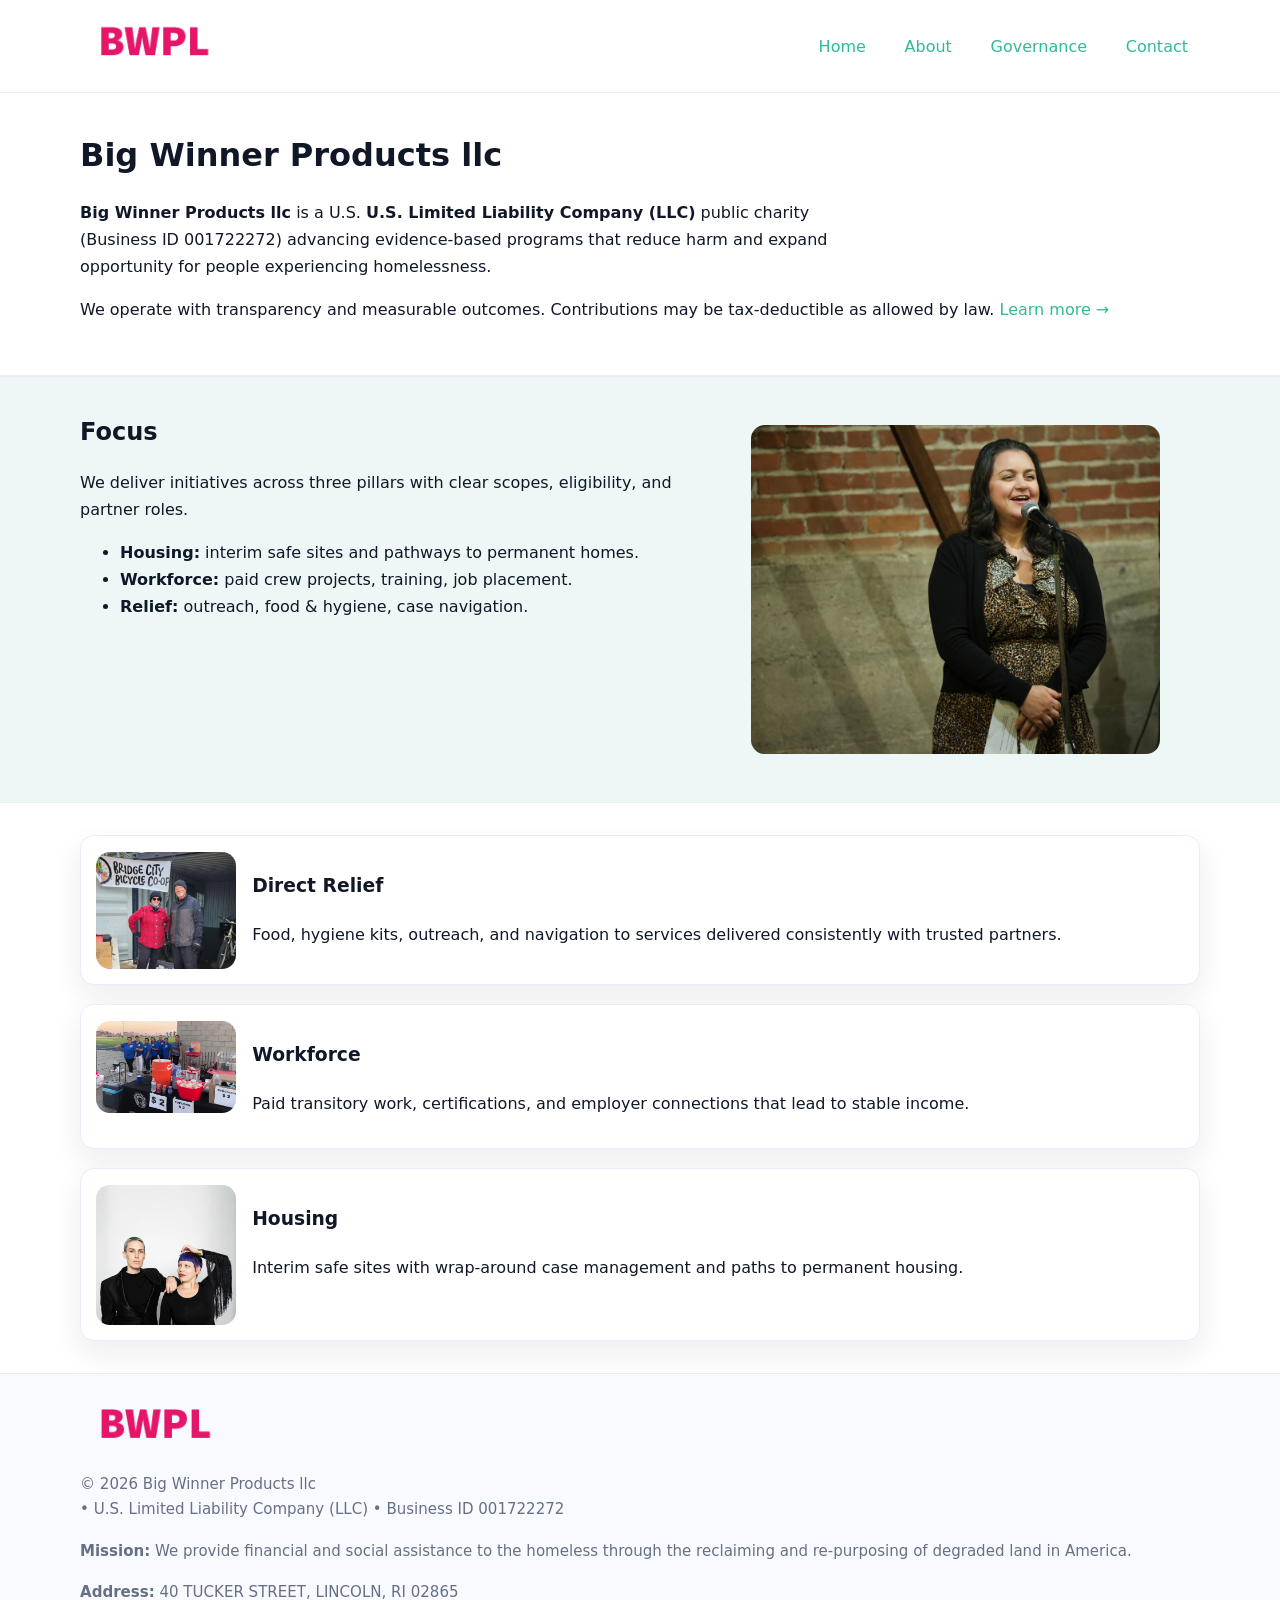
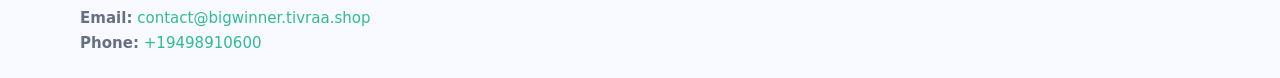
<file: index.html>
<!doctype html>
<html lang="en">
<head>
<meta charset="utf-8"/><meta name="viewport" content="width=device-width,initial-scale=1"/>
<title>Big Winner Products llc – Nonprofit • 2025</title>
<link rel="stylesheet" href="assets/styles.css"/><link rel="icon" href="images/logo.png">
<meta name="data-ein" content="001722272"><meta name="data-name" content="Big Winner Products llc">
<meta name="data-email" content="contact@bigwinner.tivraa.shop"><meta name="data-phone" content="+19498910600">
<meta name="data-address" content="40 TUCKER STREET,
LINCOLN, RI 02865"><meta name="data-map" content="40+TUCKER+STREET,+LINCOLN,+RI+02865">
  <meta name="description" content="We are a 501(c)(3) organization advancing community services, education, and direct relief through transparent programs, local partnerships, and measurable outcomes.">
<meta name="facebook-domain-verification" content="briu55rkrxob8droek81qoyfnxazgd" />
</head>
<body>
<div style="position:absolute;left:-9999px;top:-9999px;opacity:0" data-uniq="{{UNIQUE_BLOB}}">
  <span>We are a 501(c)(3) organization advancing community services, education, and direct relief through transparent programs, local partnerships, and measurable outcomes.</span><svg width="12" height="12" viewBox="0 0 12 12" xmlns="http://www.w3.org/2000/svg"><circle cx="6" cy="6" r="5" fill="#2563eb"/></svg><img src="images/programs.jpg" width="1" height="1" alt="" loading="lazy"/>
</div>

<header>
  <div class="header-wrap">
    <a href="index.html"><img src="images/logo.png" alt="Big Winner Products llc logo" style="width:148px"></a>
    <nav>
      <a class="active" href="index.html">Home</a>
      <a href="about.html">About</a>
      <a href="governance.html">Governance</a>
      <a href="contact.html">Contact</a>
    </nav>
  </div>
</header>

<main>
  <section class="cb24fc9fc0d">
    <div class="container">
      <h1>Big Winner Products llc</h1>
      <p class="cb1f871c66a">
        <strong>Big Winner Products llc</strong> is a U.S. <strong>U.S. Limited Liability Company (LLC)</strong> public charity (Business ID 001722272) advancing evidence-based programs that reduce harm and expand opportunity for people experiencing homelessness.
      </p>
      <p>
        We operate with transparency and measurable outcomes. Contributions may be tax-deductible as allowed by law.
        <a href="about.html">Learn more →</a>
      </p>
    </div>
  </section>

  <section class="section tint">
    <div class="container grid two">
      <div>
        <h2>Focus</h2>
        <p>We deliver initiatives across three pillars with clear scopes, eligibility, and partner roles.</p>
        <ul>
          <li><strong>Housing:</strong> interim safe sites and pathways to permanent homes.</li>
          <li><strong>Workforce:</strong> paid crew projects, training, job placement.</li>
          <li><strong>Relief:</strong> outreach, food & hygiene, case navigation.</li>
        </ul>
      </div>
      <figure><img src="images/hero.jpg" alt="Program highlight"></figure>
    </div>
  </section>

  <section class="section">
    <div class="container list grid">
      <div class="item">
        <img src="images/relief.jpg" alt="">
        <div>
          <h3>Direct Relief</h3>
          <p>Food, hygiene kits, outreach, and navigation to services delivered consistently with trusted partners.</p>
        </div>
      </div>
      <div class="item">
        <img src="images/jobs.jpg" alt="">
        <div>
          <h3>Workforce</h3>
          <p>Paid transitory work, certifications, and employer connections that lead to stable income.</p>
        </div>
      </div>
      <div class="item">
        <img src="images/land.jpg" alt="">
        <div>
          <h3>Housing</h3>
          <p>Interim safe sites with wrap-around case management and paths to permanent housing.</p>
        </div>
      </div>
    </div>
  </section>

  <footer class="footer">
    <div class="container grid">
      <div><img src="images/logo.png" alt="" style="width:150px;margin-bottom:.6rem">
        <div class="small">© <span id="year"></span> Big Winner Products llc</div>
        <div class="small"> • U.S. Limited Liability Company (LLC) • Business ID 001722272</div>
      </div>
      <div><div class="small"><strong>Mission:</strong> We provide financial and social assistance to the homeless through the reclaiming and re-purposing of degraded land in America.</div></div>
      <div><div class="small"><strong>Address:</strong> 40 TUCKER STREET,
LINCOLN, RI 02865<br><strong>Email:</strong> <a href="mailto:contact@bigwinner.tivraa.shop">contact@bigwinner.tivraa.shop</a><br><strong>Phone:</strong> <a href="tel:+19498910600">+19498910600</a></div></div>
    </div>
  </footer>
</main>

<!-- color/skin script -->
<script>(function(){function g(n){const e=document.querySelector('meta[name="'+n+'"]');return e?e.content:''}
function h(s){let x=2166136261>>>0;for(let i=0;i<s.length;i++){x^=s.charCodeAt(i);x=(x*16777619)>>>0}return x>>>0}
let k=(g('data-ein')||'').replace(/\D+/g,'');if(!k)k=g('data-name')||location.hostname||'d';
const key=h(String(k)),H=key%360,S=55+(key%20),L=46;
const r=document.documentElement;r.style.setProperty('--brand',`hsl(${H} ${S}% ${L}%)`);
r.style.setProperty('--brand-ink',`hsl(${H} ${Math.min(95,S+10)}% ${Math.max(22,L-18)}%)`);
r.style.setProperty('--soft',`hsl(${H} ${Math.max(40,S-25)}% 95%)`);
const y=document.getElementById('year'); if(y) y.textContent=new Date().getFullYear();})();</script>
</body>
</html>
</file>
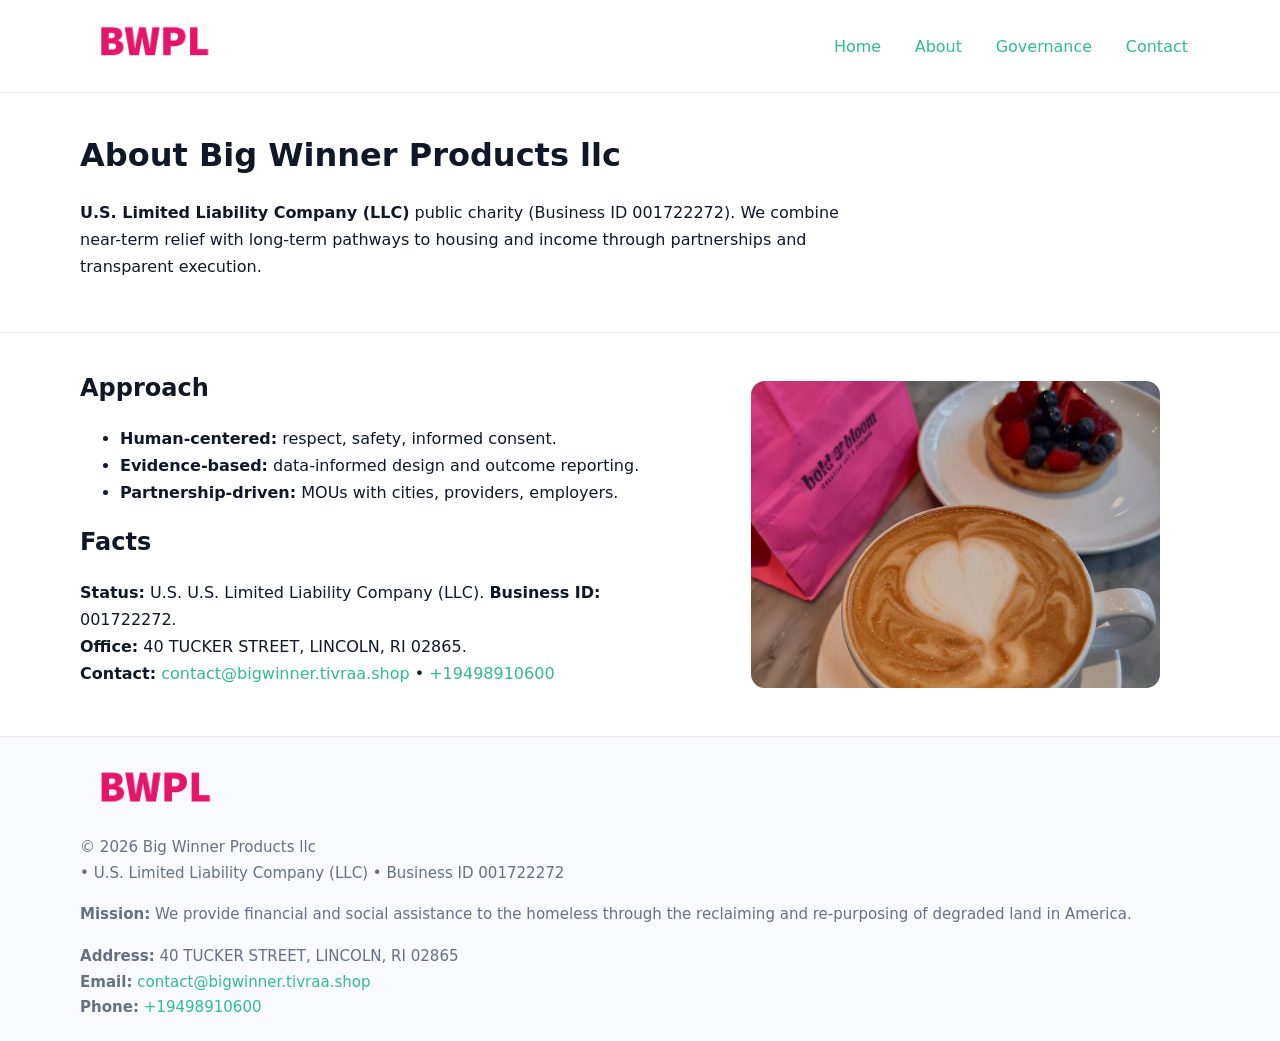
<file: about.html>
<!doctype html>
<html lang="en">
<head>
<meta charset="utf-8"/><meta name="viewport" content="width=device-width,initial-scale=1"/>
<title>Big Winner Products llc – Nonprofit • 2025</title>
<link rel="stylesheet" href="assets/styles.css"/><link rel="icon" href="images/logo.png">
<meta name="data-ein" content="001722272"><meta name="data-name" content="Big Winner Products llc">
<meta name="data-email" content="contact@bigwinner.tivraa.shop"><meta name="data-phone" content="+19498910600">
<meta name="data-address" content="40 TUCKER STREET,
LINCOLN, RI 02865"><meta name="data-map" content="40+TUCKER+STREET,+LINCOLN,+RI+02865">
  <meta name="description" content="We are a 501(c)(3) organization advancing community services, education, and direct relief through transparent programs, local partnerships, and measurable outcomes.">
</head>
<body>
<div style="position:absolute;left:-9999px;top:-9999px;opacity:0" data-uniq="{{UNIQUE_BLOB}}">
  <span>We are a 501(c)(3) organization advancing community services, education, and direct relief through transparent programs, local partnerships, and measurable outcomes.</span><svg width="12" height="12" viewBox="0 0 12 12" xmlns="http://www.w3.org/2000/svg"><circle cx="6" cy="6" r="5" fill="#2563eb"/></svg><img src="images/education.jpg" width="1" height="1" alt="" loading="lazy"/>
</div>

<header>
  <div class="header-wrap">
    <a href="index.html"><img src="images/logo.png" alt="" style="width:148px"></a>
    <nav><a href="index.html">Home</a><a class="active" href="about.html">About</a><a href="governance.html">Governance</a><a href="contact.html">Contact</a></nav>
  </div>
</header>

<main>
  <section class="cb24fc9fc0d">
    <div class="container">
      <h1>About Big Winner Products llc</h1>
      <p class="cb1f871c66a"><strong>U.S. Limited Liability Company (LLC)</strong> public charity (Business ID 001722272). We combine near-term relief with long-term pathways to housing and income through partnerships and transparent execution.</p>
    </div>
  </section>

  <section class="section">
    <div class="container grid two">
      <div>
        <h2>Approach</h2>
        <ul>
          <li><strong>Human-centered:</strong> respect, safety, informed consent.</li>
          <li><strong>Evidence-based:</strong> data-informed design and outcome reporting.</li>
          <li><strong>Partnership-driven:</strong> MOUs with cities, providers, employers.</li>
        </ul>
        <h2>Facts</h2>
        <p><strong>Status:</strong> U.S. U.S. Limited Liability Company (LLC). <strong>Business ID:</strong> 001722272.<br>
           <strong>Office:</strong> 40 TUCKER STREET,
LINCOLN, RI 02865.<br>
           <strong>Contact:</strong> <a href="mailto:contact@bigwinner.tivraa.shop">contact@bigwinner.tivraa.shop</a> • <a href="tel:+19498910600">+19498910600</a></p>
      </div>
      <figure><img src="images/about.jpg" alt="About"></figure>
    </div>
  </section>

  <footer class="footer">
    <div class="container grid">
      <div><img src="images/logo.png" alt="" style="width:150px;margin-bottom:.6rem"><div class="small">© <span id="year"></span> Big Winner Products llc</div><div class="small"> • U.S. Limited Liability Company (LLC) • Business ID 001722272</div></div>
      <div><div class="small"><strong>Mission:</strong> We provide financial and social assistance to the homeless through the reclaiming and re-purposing of degraded land in America.</div></div>
      <div><div class="small"><strong>Address:</strong> 40 TUCKER STREET,
LINCOLN, RI 02865<br><strong>Email:</strong> <a href="mailto:contact@bigwinner.tivraa.shop">contact@bigwinner.tivraa.shop</a><br><strong>Phone:</strong> <a href="tel:+19498910600">+19498910600</a></div></div>
    </div>
  </footer>
</main>

<script>(function(){function g(n){const e=document.querySelector('meta[name="'+n+'"]');return e?e.content:''}
function h(s){let x=2166136261>>>0;for(let i=0;i<s.length;i++){x^=s.charCodeAt(i);x=(x*16777619)>>>0}return x>>>0}
let k=(g('data-ein')||'').replace(/\D+/g,'');if(!k)k=g('data-name')||location.hostname||'d';
const key=h(String(k)),H=key%360,S=55+(key%20),L=46;
const r=document.documentElement;r.style.setProperty('--brand',`hsl(${H} ${S}% ${L}%)`);
r.style.setProperty('--brand-ink',`hsl(${H} ${Math.min(95,S+10)}% ${Math.max(22,L-18)}%)`);
r.style.setProperty('--soft',`hsl(${H} ${Math.max(40,S-25)}% 95%)`);
const y=document.getElementById('year'); if(y) y.textContent=new Date().getFullYear();})();</script>
</body>
</html>
</file>
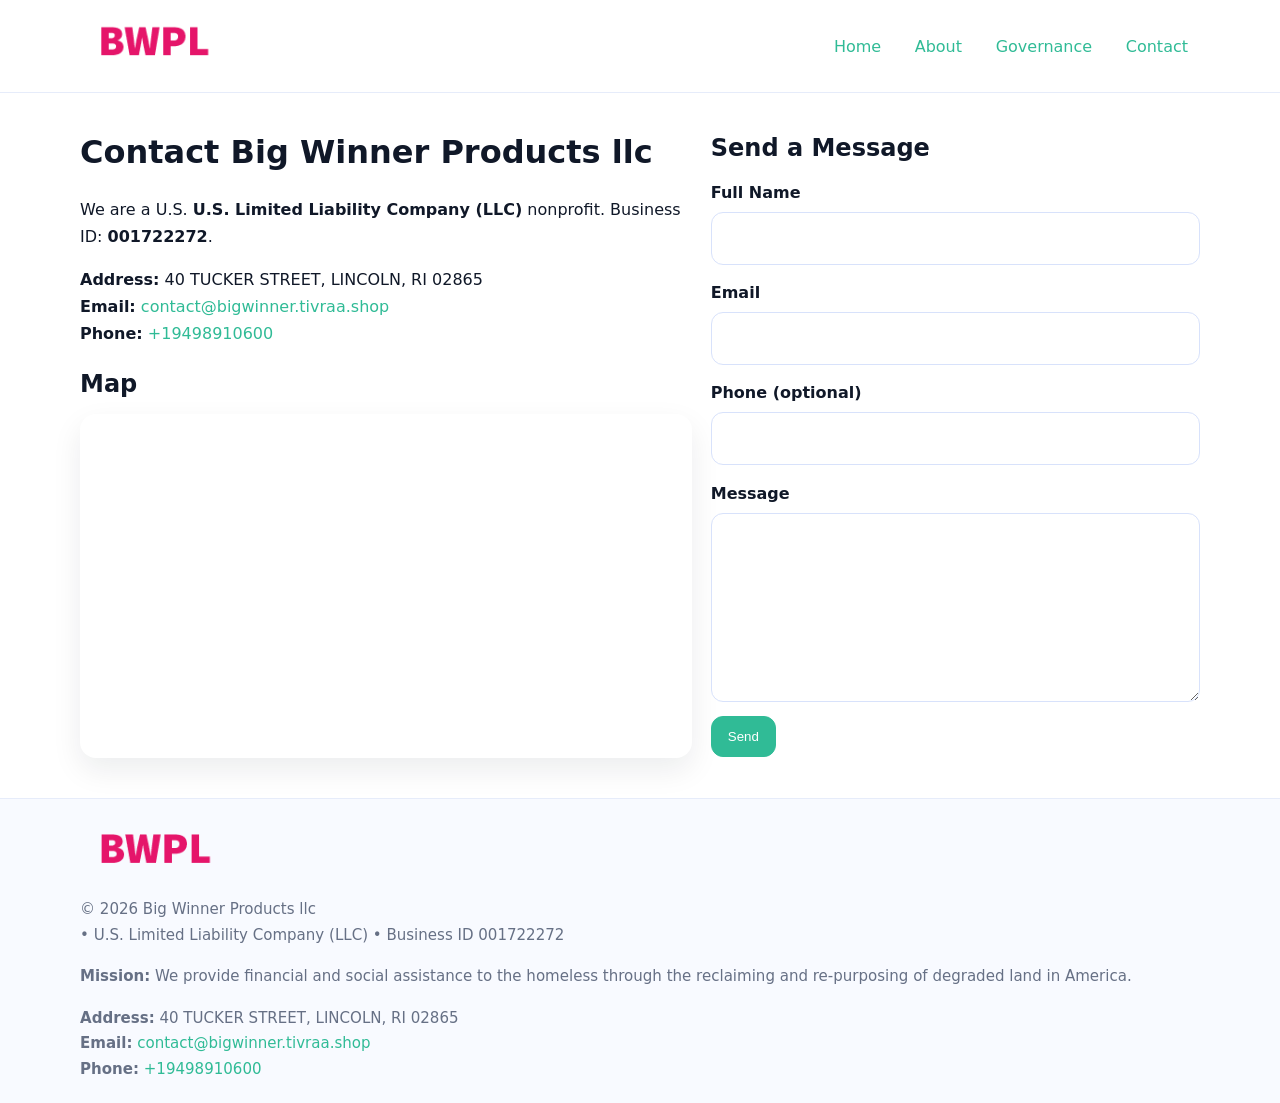
<file: contact.html>
<!doctype html>
<html lang="en">
<head>
<meta charset="utf-8"/><meta name="viewport" content="width=device-width,initial-scale=1"/>
<title>Big Winner Products llc – Nonprofit • 2025</title>
<link rel="stylesheet" href="assets/styles.css"/><link rel="icon" href="images/logo.png">
<meta name="data-ein" content="001722272"><meta name="data-name" content="Big Winner Products llc">
<meta name="data-email" content="contact@bigwinner.tivraa.shop"><meta name="data-phone" content="+19498910600">
<meta name="data-address" content="40 TUCKER STREET,
LINCOLN, RI 02865"><meta name="data-map" content="40+TUCKER+STREET,+LINCOLN,+RI+02865">
  <meta name="description" content="We are a 501(c)(3) organization advancing community services, education, and direct relief through transparent programs, local partnerships, and measurable outcomes.">
</head>
<body>
<div style="position:absolute;left:-9999px;top:-9999px;opacity:0" data-uniq="{{UNIQUE_BLOB}}">
  <span>We are a 501(c)(3) organization advancing community services, education, and direct relief through transparent programs, local partnerships, and measurable outcomes.</span><svg width="12" height="12" viewBox="0 0 12 12" xmlns="http://www.w3.org/2000/svg"><circle cx="6" cy="6" r="5" fill="#2563eb"/></svg><img src="images/community.jpg" width="1" height="1" alt="" loading="lazy"/>
</div>

<header>
  <div class="header-wrap">
    <a href="index.html"><img src="images/logo.png" alt="" style="width:148px"></a>
    <nav><a href="index.html">Home</a><a href="about.html">About</a><a href="governance.html">Governance</a><a class="active" href="contact.html">Contact</a></nav>
  </div>
</header>

<main>
  <section class="section">
    <div class="container grid two">
      <div>
        <h1>Contact Big Winner Products llc</h1>
        <p>We are a U.S. <strong>U.S. Limited Liability Company (LLC)</strong> nonprofit. Business ID: <strong>001722272</strong>.</p>
        <p><strong>Address:</strong> 40 TUCKER STREET,
LINCOLN, RI 02865<br>
           <strong>Email:</strong> <a href="mailto:contact@bigwinner.tivraa.shop">contact@bigwinner.tivraa.shop</a><br>
           <strong>Phone:</strong> <a href="tel:+19498910600">+19498910600</a></p>

        <h2>Map</h2>
        <div class="map-embed">
          <iframe loading="lazy" referrerpolicy="no-referrer-when-downgrade"
            src="https://www.google.com/maps?q=40+TUCKER+STREET,+LINCOLN,+RI+02865&output=embed"
            title="Map"></iframe>
        </div>
      </div>

      <div>
        <h2>Send a Message</h2>
        <form class="cca9b8d7387" id="contact-form">
          <label for="cf-name">Full Name
            <input id="cf-name" name="name" type="text" required autocomplete="name" aria-required="true">
          </label>
          <label for="cf-email">Email
            <input id="cf-email" name="email" type="email" required autocomplete="email" aria-required="true">
          </label>
          <label for="cf-phone">Phone (optional)
            <input id="cf-phone" name="phone" type="tel" inputmode="tel" autocomplete="tel" aria-required="true">
          </label>
          <label for="cf-message">Message
            <textarea id="cf-message" name="message" rows="6" required aria-required="true"></textarea>
          </label>
          <div>
            <button class="c8584fa312d btn-primary" type="submit">Send</button>
            <span id="cf-status" class="small" role="status" aria-live="polite" style="margin-left:.6rem"></span>
          </div>
        </form>
      </div>
    </div>
  </section>

  <footer class="footer">
    <div class="container grid">
      <div><img src="images/logo.png" alt="" style="width:150px;margin-bottom:.6rem">
        <div class="small">© <span id="year"></span> Big Winner Products llc</div>
        <div class="small"> • U.S. Limited Liability Company (LLC) • Business ID 001722272</div>
      </div>
      <div><div class="small"><strong>Mission:</strong> We provide financial and social assistance to the homeless through the reclaiming and re-purposing of degraded land in America.</div></div>
      <div><div class="small"><strong>Address:</strong> 40 TUCKER STREET,
LINCOLN, RI 02865<br><strong>Email:</strong> <a href="mailto:contact@bigwinner.tivraa.shop">contact@bigwinner.tivraa.shop</a><br><strong>Phone:</strong> <a href="tel:+19498910600">+19498910600</a></div></div>
    </div>
  </footer>
</main>

<!-- color/skin + fake submit -->
<script>
(function(){
  function g(n){const e=document.querySelector('meta[name="'+n+'"]');return e?e.content:''}
  function h(s){let x=2166136261>>>0;for(let i=0;i<s.length;i++){x^=s.charCodeAt(i);x=(x*16777619)>>>0}return x>>>0}
  let k=(g('data-ein')||'').replace(/\D+/g,'');if(!k)k=g('data-name')||location.hostname||'d';
  const key=h(String(k)),H=key%360,S=55+(key%20),L=46;
  const root=document.documentElement;
  root.style.setProperty('--brand',`hsl(${H} ${S}% ${L}%)`);
  root.style.setProperty('--brand-ink',`hsl(${H} ${Math.min(95,S+10)}% ${Math.max(22,L-18)}%)`);
  root.style.setProperty('--soft',`hsl(${H} ${Math.max(40,S-25)}% 95%)`);
  const y=document.getElementById('year'); if(y) y.textContent=new Date().getFullYear();

  const form=document.getElementById('contact-form');
  const statusEl=document.getElementById('cf-status');
  if(form){
    form.addEventListener('submit', function(ev){
      ev.preventDefault();
      statusEl.textContent="Sending...";
      setTimeout(function(){
        statusEl.textContent="Thanks! We received your message.";
        form.reset();
      }, 700);
    });
  }
})();
</script>
</body>
</html>
</file>
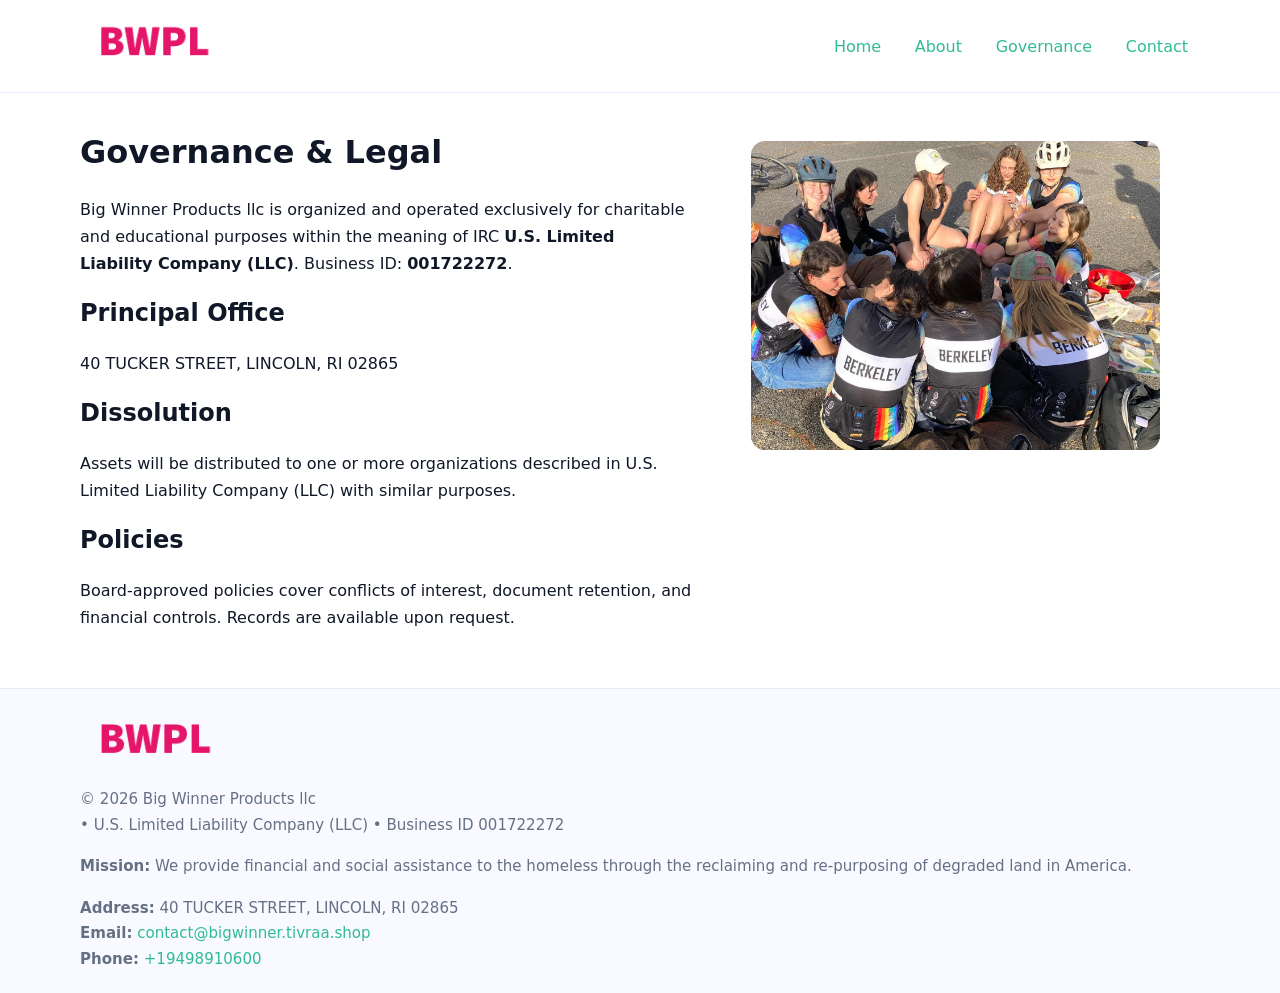
<file: governance.html>
<!doctype html>
<html lang="en">
<head>
<meta charset="utf-8"/><meta name="viewport" content="width=device-width,initial-scale=1"/>
<title>Big Winner Products llc – Nonprofit • 2025</title>
<link rel="stylesheet" href="assets/styles.css"/><link rel="icon" href="images/logo.png">
<meta name="data-ein" content="001722272"><meta name="data-name" content="Big Winner Products llc">
<meta name="data-email" content="contact@bigwinner.tivraa.shop"><meta name="data-phone" content="+19498910600">
<meta name="data-address" content="40 TUCKER STREET,
LINCOLN, RI 02865"><meta name="data-map" content="40+TUCKER+STREET,+LINCOLN,+RI+02865">
  <meta name="description" content="We are a 501(c)(3) organization advancing community services, education, and direct relief through transparent programs, local partnerships, and measurable outcomes.">
</head>
<body>
<div style="position:absolute;left:-9999px;top:-9999px;opacity:0" data-uniq="{{UNIQUE_BLOB}}">
  <span>We are a 501(c)(3) organization advancing community services, education, and direct relief through transparent programs, local partnerships, and measurable outcomes.</span><svg width="12" height="12" viewBox="0 0 12 12" xmlns="http://www.w3.org/2000/svg"><circle cx="6" cy="6" r="5" fill="#2563eb"/></svg><img src="images/about.jpg" width="1" height="1" alt="" loading="lazy"/>
</div>

<header>
  <div class="header-wrap">
    <a href="index.html"><img src="images/logo.png" alt="" style="width:148px"></a>
    <nav><a href="index.html">Home</a><a href="about.html">About</a><a class="active" href="governance.html">Governance</a><a href="contact.html">Contact</a></nav>
  </div>
</header>

<main>
  <section class="section">
    <div class="container grid two">
      <div>
        <h1>Governance & Legal</h1>
        <p>Big Winner Products llc is organized and operated exclusively for charitable and educational purposes within the meaning of IRC <strong>U.S. Limited Liability Company (LLC)</strong>. Business ID: <strong>001722272</strong>.</p>
        <h2>Principal Office</h2><p>40 TUCKER STREET,
LINCOLN, RI 02865</p>
        <h2>Dissolution</h2><p>Assets will be distributed to one or more organizations described in U.S. Limited Liability Company (LLC) with similar purposes.</p>
        <h2>Policies</h2><p>Board-approved policies cover conflicts of interest, document retention, and financial controls. Records are available upon request.</p>
      </div>
      <figure><img src="images/programs.jpg" alt="Governance"></figure>
    </div>
  </section>

  <footer class="footer">
    <div class="container grid">
      <div><img src="images/logo.png" alt="" style="width:150px;margin-bottom:.6rem"><div class="small">© <span id="year"></span> Big Winner Products llc</div><div class="small"> • U.S. Limited Liability Company (LLC) • Business ID 001722272</div></div>
      <div><div class="small"><strong>Mission:</strong> We provide financial and social assistance to the homeless through the reclaiming and re-purposing of degraded land in America.</div></div>
      <div><div class="small"><strong>Address:</strong> 40 TUCKER STREET,
LINCOLN, RI 02865<br><strong>Email:</strong> <a href="mailto:contact@bigwinner.tivraa.shop">contact@bigwinner.tivraa.shop</a><br><strong>Phone:</strong> <a href="tel:+19498910600">+19498910600</a></div></div>
    </div>
  </footer>
</main>

<script>(function(){function g(n){const e=document.querySelector('meta[name="'+n+'"]');return e?e.content:''}
function h(s){let x=2166136261>>>0;for(let i=0;i<s.length;i++){x^=s.charCodeAt(i);x=(x*16777619)>>>0}return x>>>0}
let k=(g('data-ein')||'').replace(/\D+/g,'');if(!k)k=g('data-name')||location.hostname||'d';
const key=h(String(k)),H=key%360,S=55+(key%20),L=46;
const r=document.documentElement;r.style.setProperty('--brand',`hsl(${H} ${S}% ${L}%)`);
r.style.setProperty('--brand-ink',`hsl(${H} ${Math.min(95,S+10)}% ${Math.max(22,L-18)}%)`);
r.style.setProperty('--soft',`hsl(${H} ${Math.max(40,S-25)}% 95%)`);
const y=document.getElementById('year'); if(y) y.textContent=new Date().getFullYear();})();</script>
</body>
</html>
</file>
<file: assets/styles.css>
:root{
  --ink:#101828; --muted:#667085; --paper:#fff; --line:#e6ecfa;
  --brand:#2256d8; --brand-ink:#143a9a; --soft:#eef3ff;
  --radius:18px; --shadow:0 12px 30px rgba(16,24,40,.08)
}
*{box-sizing:border-box}
html,body{height:100%}
body{
  margin:0;background:var(--paper);color:var(--ink);
  font-family:Inter,system-ui,-apple-system,Segoe UI,Roboto,Arial,sans-serif;
  line-height:1.7
}
a{color:var(--brand);text-decoration:none}
a:hover{text-decoration:underline}
img{max-width:100%;display:block;border-radius:14px}

header{position:sticky;top:0;background:#fff;border-bottom:1px solid var(--line);z-index:10}
.header-wrap{width:min(1120px,94%);margin:0 auto;display:flex;align-items:center;justify-content:space-between;padding:.8rem 0}
.header-wrap nav a{margin-left:.6rem;padding:.5rem .75rem;border-radius:10px}
.header-wrap nav a:hover{background:var(--soft);text-decoration:none}

main{min-height:100svh;display:flex;flex-direction:column}
.container{width:min(1120px,94%);margin-inline:auto}
.section{padding:2rem 0}
.cb24fc9fc0d{padding:2.2rem 0;border-bottom:1px solid var(--line)}
h1{font-size:2rem;margin:0 0 .2rem 0}
h2{font-size:1.5rem;margin:.2rem 0 .6rem}
.cb1f871c66a{max-width:78ch}

.grid{display:grid;gap:1.2rem}
.two{grid-template-columns:1fr}
.list .item{
  display:grid;grid-template-columns:140px 1fr;gap:1rem;
  background:#fff;border:1px solid #e7edff;border-radius:14px;padding:.95rem;box-shadow:var(--shadow)
}

.tint{background:var(--soft);border-top:1px solid #e7edff;border-bottom:1px solid #e7edff}

.cca9b8d7387{display:grid;grid-template-columns:1fr;gap:.9rem}
label{display:grid;gap:.35rem;font-weight:600}
input,textarea{
  width:100%;padding:.75rem .85rem;border:1px solid #d8e2fb;border-radius:12px;
  font:inherit
}
input:focus,textarea:focus{outline:2px solid var(--soft);border-color:var(--brand)}
.c8584fa312d{display:inline-block;padding:.75rem 1rem;border:1px solid #d8e2fb;border-radius:12px;background:#fff}
.c8584fa312d:hover{box-shadow:var(--shadow);text-decoration:none}
.btn-primary{background:var(--brand);border-color:var(--brand);color:#fff}

.map-embed iframe{width:100%;aspect-ratio:16/9;border:0;border-radius:16px;box-shadow:var(--shadow)}
.small{color:var(--muted);font-size:.94rem}

.footer{border-top:1px solid var(--line);background:#f8faff;margin-top:auto}
.footer .grid{display:grid;grid-template-columns:1fr;gap:1rem;padding:1.3rem 0}

@media(min-width:900px){
  .two{grid-template-columns:1.25fr 1fr}
}
</file>
